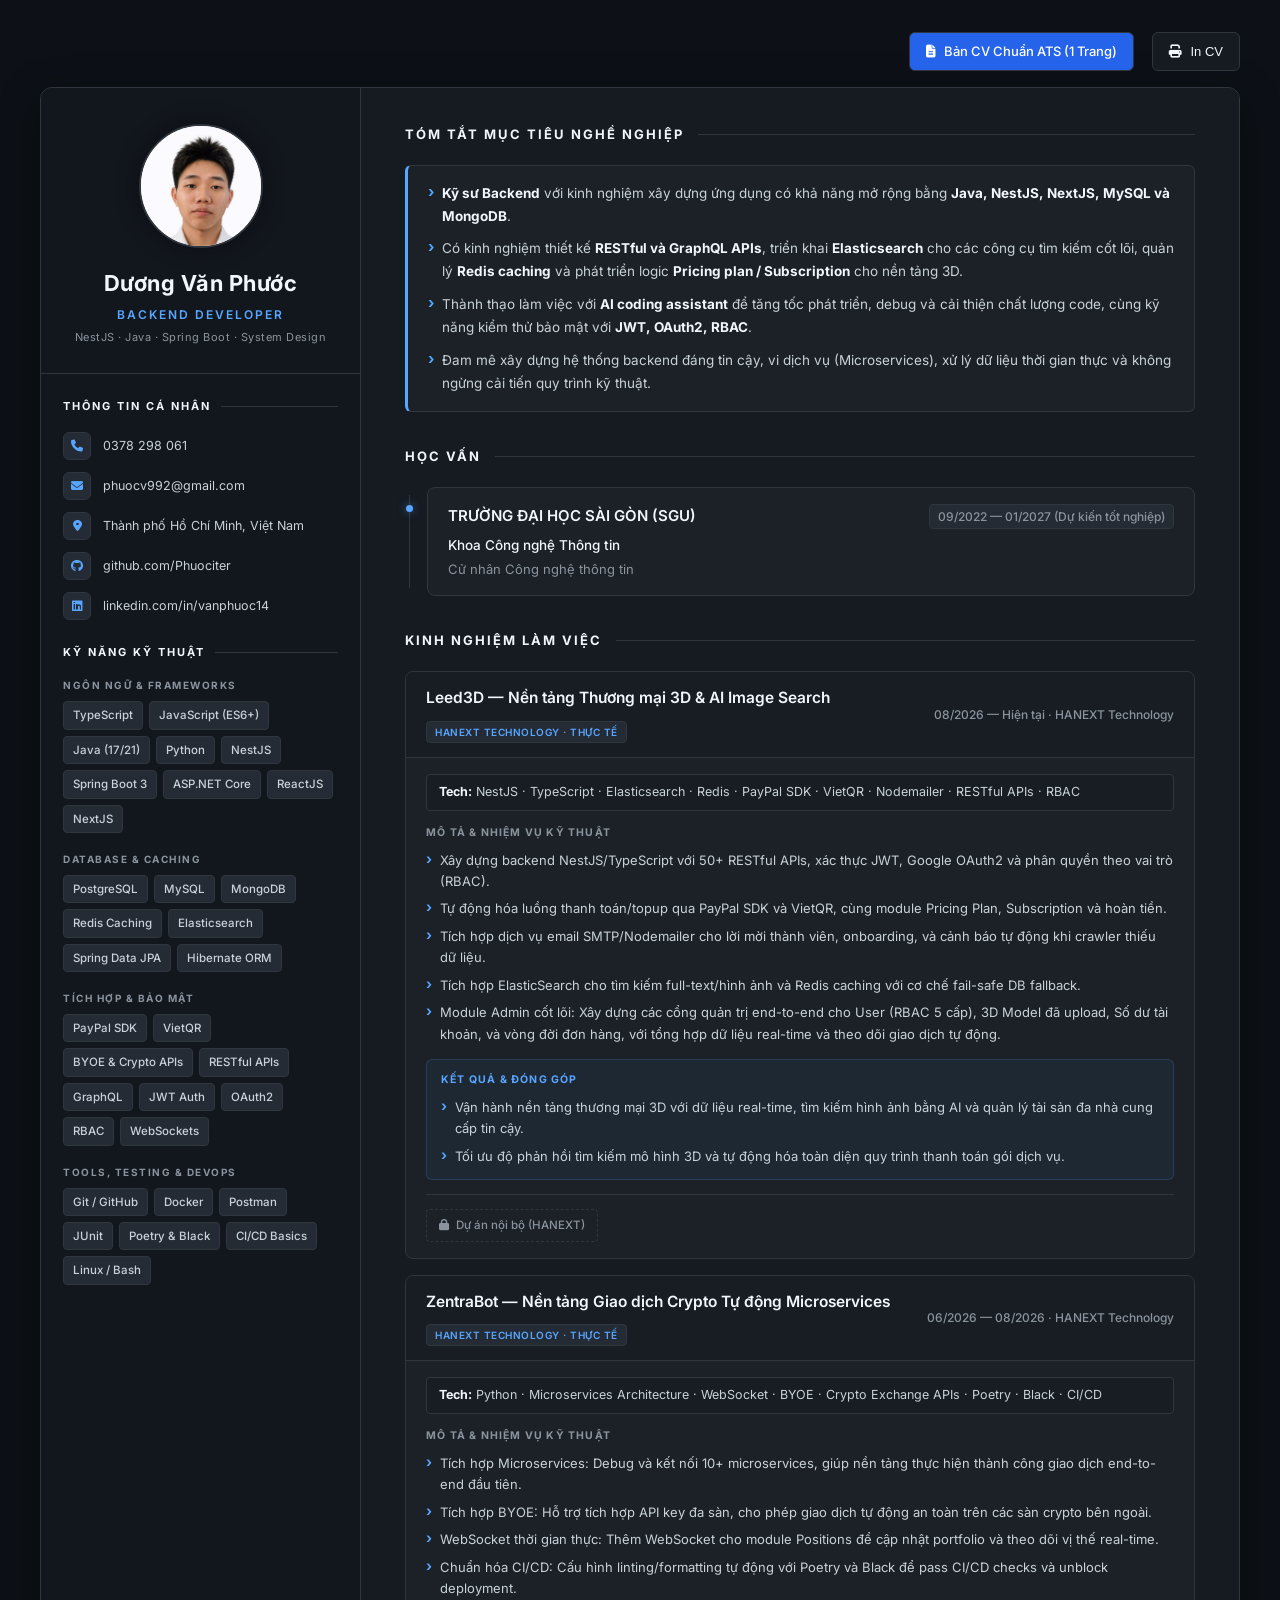
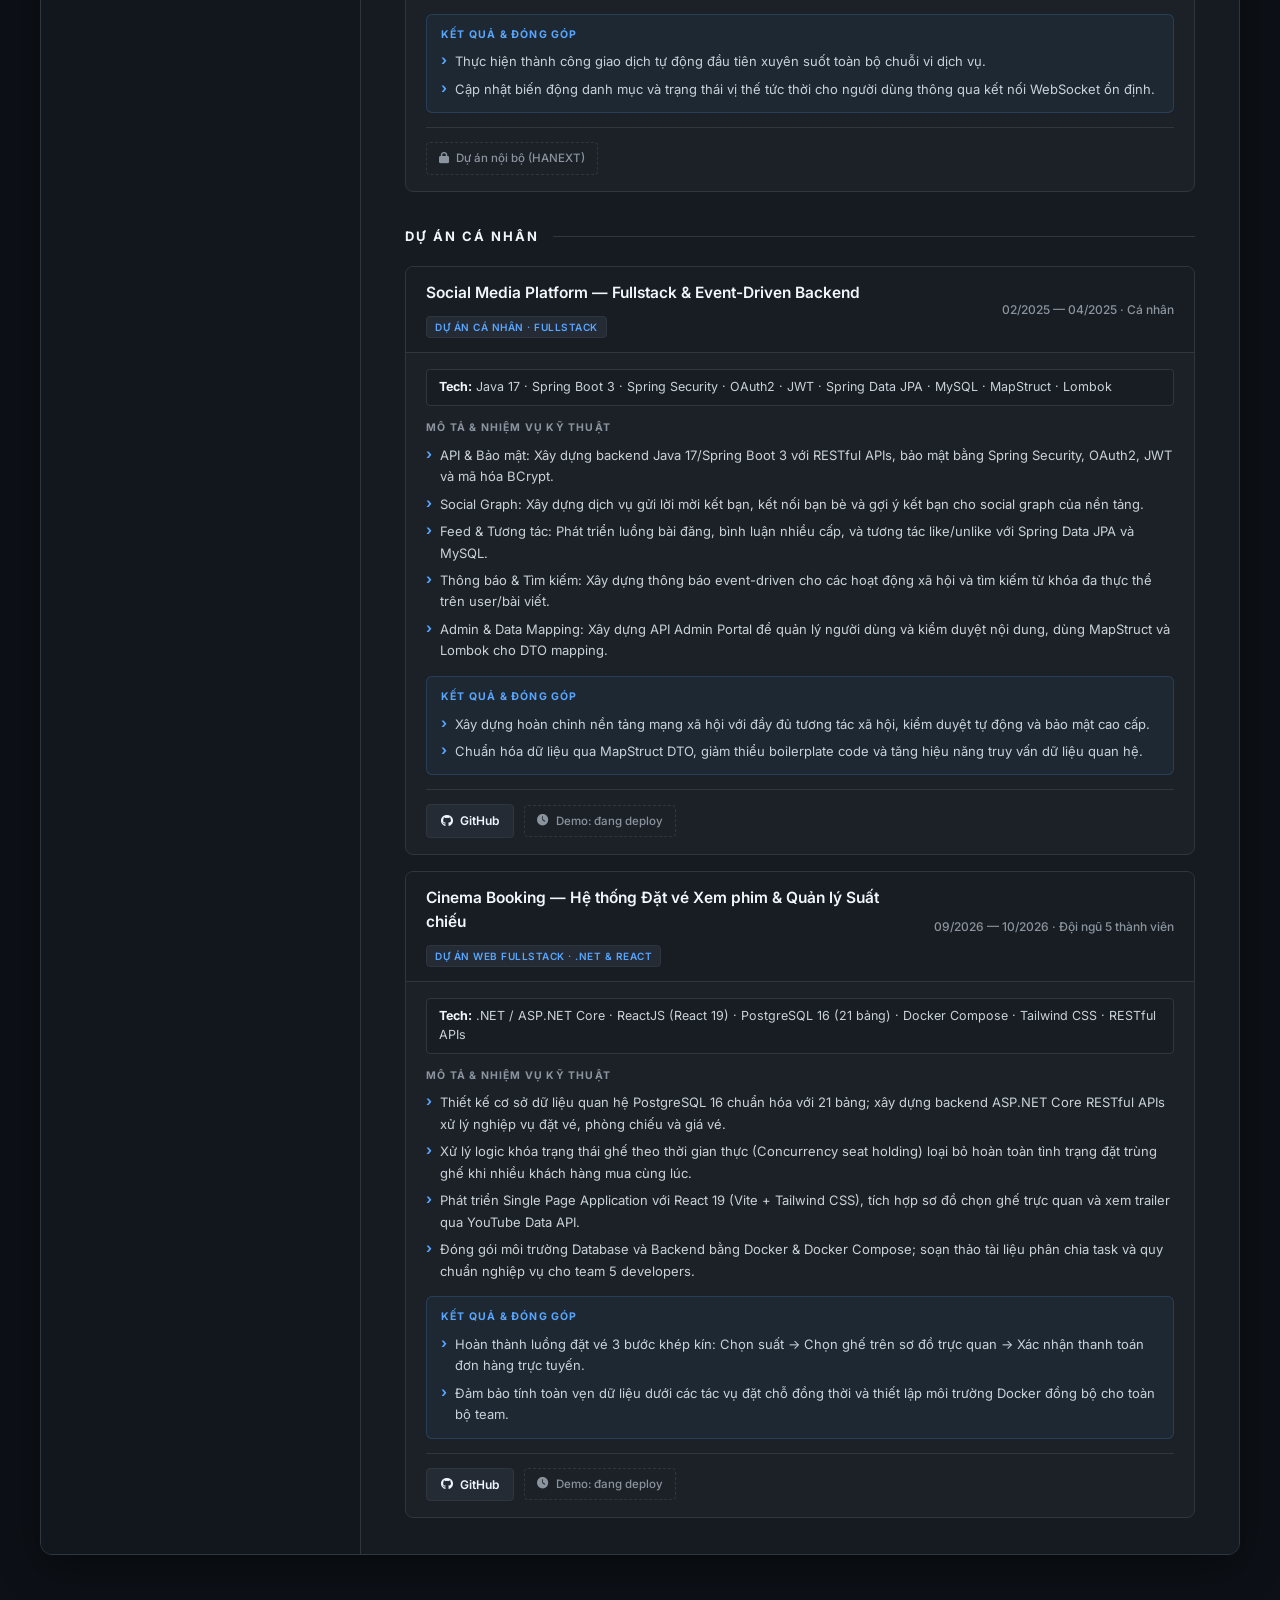
<file: index.html>
<!doctype html>
<html lang="vi">
  <head>
    <meta charset="UTF-8" />
    <meta name="viewport" content="width=device-width, initial-scale=1.0" />
    <title>
      Dương Văn Phước — Backend Developer (NestJS · Java · Spring Boot ·
      Microservices)
    </title>
    <link rel="stylesheet" href="style.css" />
    <link
      rel="stylesheet"
      href="asset/fontawesome-free-6.6.0-web/fontawesome-free-6.6.0-web/css/all.css"
    />
    <link rel="preconnect" href="https://fonts.googleapis.com" />
    <link rel="preconnect" href="https://fonts.gstatic.com" crossorigin />
    <link
      href="https://fonts.googleapis.com/css2?family=Raleway:wght@600;700;800&family=Inter:wght@300;400;500;600;700&display=swap"
      rel="stylesheet"
    />
  </head>

  <body>
    <div class="print-bar">
      <a
        href="cv-ats.html"
        class="print-btn"
        style="
          background: #2563eb;
          color: #fff;
          text-decoration: none;
          margin-right: 8px;
        "
      >
        <i class="fa-solid fa-file-lines"></i> Bản CV Chuẩn ATS (1 Trang)
      </a>
      <button class="print-btn" onclick="window.print()">
        <i class="fa-solid fa-print"></i> In CV
      </button>
    </div>
    <div class="container">
      <!-- Sidebar trái -->
      <aside class="left_container">
        <div class="profile-section">
          <div class="picture_person">
            <img
              src="asset/image/CV_image.png"
              alt="Ảnh đại diện Dương Văn Phước"
              class="pic_person"
            />
          </div>
          <h1 class="name">Dương Văn Phước</h1>
          <h2 class="job-title">
            Backend Developer<br /><span class="job-title-stack"
              >NestJS · Java · Spring Boot · System Design</span
            >
          </h2>
        </div>

        <!-- Thông tin cá nhân -->
        <section class="information_person">
          <div class="section-header">
            <span class="section-title">THÔNG TIN CÁ NHÂN</span>
            <span class="section-line"></span>
          </div>
          <div class="contact-info">
            <div class="contact-item">
              <div class="contact-icon"><i class="fa-solid fa-phone"></i></div>
              <a href="tel:0378298061" class="contact-link">0378 298 061</a>
            </div>
            <div class="contact-item">
              <div class="contact-icon">
                <i class="fa-solid fa-envelope"></i>
              </div>
              <a href="mailto:phuocv992@gmail.com" class="contact-link"
                >phuocv992@gmail.com</a
              >
            </div>
            <div class="contact-item">
              <div class="contact-icon">
                <i class="fa-solid fa-location-dot"></i>
              </div>
              <span class="contact-text">Thành phố Hồ Chí Minh, Việt Nam</span>
            </div>
            <div class="contact-item">
              <div class="contact-icon">
                <i class="fa-brands fa-github"></i>
              </div>
              <a
                href="https://github.com/Phuociter"
                target="_blank"
                class="contact-link"
                >github.com/Phuociter</a
              >
            </div>
            <div class="contact-item">
              <div class="contact-icon">
                <i class="fa-brands fa-linkedin"></i>
              </div>
              <a
                href="https://www.linkedin.com/in/vanphuoc14"
                target="_blank"
                class="contact-link"
                >linkedin.com/in/vanphuoc14</a
              >
            </div>
          </div>
        </section>

        <!-- Kỹ năng -->
        <section class="information_person">
          <div class="section-header">
            <span class="section-title">KỸ NĂNG KỸ THUẬT</span>
            <span class="section-line"></span>
          </div>
          <div class="skills-section">
            <div class="skill-category">
              <h3 class="skill-category-title">NGÔN NGỮ &amp; FRAMEWORKS</h3>
              <div class="tools-grid">
                <span class="tool-tag">TypeScript</span>
                <span class="tool-tag">JavaScript (ES6+)</span>
                <span class="tool-tag">Java (17/21)</span>
                <span class="tool-tag">Python</span>
                <span class="tool-tag">NestJS</span>
                <span class="tool-tag">Spring Boot 3</span>
                <span class="tool-tag">ASP.NET Core</span>
                <span class="tool-tag">ReactJS</span>
                <span class="tool-tag">NextJS</span>
              </div>
            </div>
            <div class="skill-category">
              <h3 class="skill-category-title">DATABASE &amp; CACHING</h3>
              <div class="tools-grid">
                <span class="tool-tag">PostgreSQL</span>
                <span class="tool-tag">MySQL</span>
                <span class="tool-tag">MongoDB</span>
                <span class="tool-tag">Redis Caching</span>
                <span class="tool-tag">Elasticsearch</span>
                <span class="tool-tag">Spring Data JPA</span>
                <span class="tool-tag">Hibernate ORM</span>
              </div>
            </div>
            <div class="skill-category">
              <h3 class="skill-category-title">TÍCH HỢP &amp; BẢO MẬT</h3>
              <div class="tools-grid">
                <span class="tool-tag">PayPal SDK</span>
                <span class="tool-tag">VietQR</span>
                <span class="tool-tag">BYOE &amp; Crypto APIs</span>
                <span class="tool-tag">RESTful APIs</span>
                <span class="tool-tag">GraphQL</span>
                <span class="tool-tag">JWT Auth</span>
                <span class="tool-tag">OAuth2</span>
                <span class="tool-tag">RBAC</span>
                <span class="tool-tag">WebSockets</span>
              </div>
            </div>
            <div class="skill-category">
              <h3 class="skill-category-title">TOOLS, TESTING &amp; DEVOPS</h3>
              <div class="tools-grid">
                <span class="tool-tag">Git / GitHub</span>
                <span class="tool-tag">Docker</span>
                <span class="tool-tag">Postman</span>
                <span class="tool-tag">JUnit</span>
                <span class="tool-tag">Poetry &amp; Black</span>
                <span class="tool-tag">CI/CD Basics</span>
                <span class="tool-tag">Linux / Bash</span>
              </div>
            </div>
          </div>
        </section>
      </aside>

      <!-- Nội dung chính -->
      <main class="right_container">
        <!-- Tóm tắt mục tiêu nghề nghiệp -->
        <section class="information_person_right">
          <div class="section-header-right">
            <span class="section-title-right"
              >TÓM TẮT MỤC TIÊU NGHỀ NGHIỆP</span
            >
            <span class="section-line-right"></span>
          </div>
          <div class="content-box">
            <ul class="summary-list">
              <li>
                <strong>Kỹ sư Backend</strong> với kinh nghiệm xây dựng ứng dụng
                có khả năng mở rộng bằng
                <strong>Java, NestJS, NextJS, MySQL và MongoDB</strong>.
              </li>
              <li>
                Có kinh nghiệm thiết kế
                <strong>RESTful và GraphQL APIs</strong>, triển khai
                <strong>Elasticsearch</strong> cho các công cụ tìm kiếm cốt lõi,
                quản lý <strong>Redis caching</strong> và phát triển logic
                <strong>Pricing plan / Subscription</strong> cho nền tảng 3D.
              </li>
              <li>
                Thành thạo làm việc với <strong>AI coding assistant</strong> để
                tăng tốc phát triển, debug và cải thiện chất lượng code, cùng kỹ
                năng kiểm thử bảo mật với <strong>JWT, OAuth2, RBAC</strong>.
              </li>
              <li>
                Đam mê xây dựng hệ thống backend đáng tin cậy, vi dịch vụ
                (Microservices), xử lý dữ liệu thời gian thực và không ngừng cải
                tiến quy trình kỹ thuật.
              </li>
            </ul>
          </div>
        </section>

        <!-- Học vấn -->
        <section class="information_person_right">
          <div class="section-header-right">
            <span class="section-title-right">HỌC VẤN</span>
            <span class="section-line-right"></span>
          </div>
          <div class="timeline">
            <div class="timeline-item">
              <div class="timeline-marker"></div>
              <div class="timeline-content">
                <div class="timeline-header">
                  <h3 class="timeline-title">TRƯỜNG ĐẠI HỌC SÀI GÒN (SGU)</h3>
                  <span class="timeline-date"
                    >09/2022 — 01/2027 (Dự kiến tốt nghiệp)</span
                  >
                </div>
                <h4 class="timeline-subtitle">Khoa Công nghệ Thông tin</h4>
                <p class="timeline-description">Cử nhân Công nghệ thông tin</p>
              </div>
            </div>
          </div>
        </section>

        <!-- Kinh nghiệm làm việc -->
        <section class="information_person_right">
          <div class="section-header-right">
            <span class="section-title-right">KINH NGHIỆM LÀM VIỆC</span>
            <span class="section-line-right"></span>
          </div>
          <div class="exp_person">
            <div class="projects-container" id="workExperienceContainer">
              <!-- Dự án công ty load từ JavaScript -->
            </div>
          </div>
        </section>

        <!-- Dự án cá nhân -->
        <section class="information_person_right">
          <div class="section-header-right">
            <span class="section-title-right">DỰ ÁN CÁ NHÂN</span>
            <span class="section-line-right"></span>
          </div>
          <div class="exp_person">
            <div class="projects-container" id="personalProjectsContainer">
              <!-- Dự án cá nhân load từ JavaScript -->
            </div>
          </div>
        </section>
      </main>
    </div>

    <script>
      const projects = [
        {
          category: "work",
          fullName: "Leed3D — Nền tảng Thương mại 3D & AI Image Search",
          type: "HANEXT TECHNOLOGY · THỰC TẾ",
          techLine:
            "NestJS · TypeScript · Elasticsearch · Redis · PayPal SDK · VietQR · Nodemailer · RESTful APIs · RBAC",
          period: "08/2026 — Hiện tại · HANEXT Technology",
          bullets: [
            "Xây dựng backend NestJS/TypeScript với 50+ RESTful APIs, xác thực JWT, Google OAuth2 và phân quyền theo vai trò (RBAC).",
            "Tự động hóa luồng thanh toán/topup qua PayPal SDK và VietQR, cùng module Pricing Plan, Subscription và hoàn tiền.",
            "Tích hợp dịch vụ email SMTP/Nodemailer cho lời mời thành viên, onboarding, và cảnh báo tự động khi crawler thiếu dữ liệu.",
            "Tích hợp ElasticSearch cho tìm kiếm full-text/hình ảnh và Redis caching với cơ chế fail-safe DB fallback.",
            "Module Admin cốt lõi: Xây dựng các cổng quản trị end-to-end cho User (RBAC 5 cấp), 3D Model đã upload, Số dư tài khoản, và vòng đời đơn hàng, với tổng hợp dữ liệu real-time và theo dõi giao dịch tự động.",
          ],
          outcomes: [
            "Vận hành nền tảng thương mại 3D với dữ liệu real-time, tìm kiếm hình ảnh bằng AI và quản lý tài sản đa nhà cung cấp tin cậy.",
            "Tối ưu độ phản hồi tìm kiếm mô hình 3D và tự động hóa toàn diện quy trình thanh toán gói dịch vụ.",
          ],
          githubUrl: "",
          demoUrl: "",
        },
        {
          category: "work",
          fullName:
            "ZentraBot — Nền tảng Giao dịch Crypto Tự động Microservices",
          type: "HANEXT TECHNOLOGY · THỰC TẾ",
          techLine:
            "Python · Microservices Architecture · WebSocket · BYOE · Crypto Exchange APIs · Poetry · Black · CI/CD",
          period: "06/2026 — 08/2026 · HANEXT Technology",
          bullets: [
            "Tích hợp Microservices: Debug và kết nối 10+ microservices, giúp nền tảng thực hiện thành công giao dịch end-to-end đầu tiên.",
            "Tích hợp BYOE: Hỗ trợ tích hợp API key đa sàn, cho phép giao dịch tự động an toàn trên các sàn crypto bên ngoài.",
            "WebSocket thời gian thực: Thêm WebSocket cho module Positions để cập nhật portfolio và theo dõi vị thế real-time.",
            "Chuẩn hóa CI/CD: Cấu hình linting/formatting tự động với Poetry và Black để pass CI/CD checks và unblock deployment.",
          ],
          outcomes: [
            "Thực hiện thành công giao dịch tự động đầu tiên xuyên suốt toàn bộ chuỗi vi dịch vụ.",
            "Cập nhật biến động danh mục và trạng thái vị thế tức thời cho người dùng thông qua kết nối WebSocket ổn định.",
          ],
          githubUrl: "",
          demoUrl: "",
        },
        {
          category: "personal",
          fullName: "Social Media Platform — Fullstack & Event-Driven Backend",
          type: "DỰ ÁN CÁ NHÂN · FULLSTACK",
          techLine:
            "Java 17 · Spring Boot 3 · Spring Security · OAuth2 · JWT · Spring Data JPA · MySQL · MapStruct · Lombok",
          period: "02/2025 — 04/2025 · Cá nhân",
          bullets: [
            "API & Bảo mật: Xây dựng backend Java 17/Spring Boot 3 với RESTful APIs, bảo mật bằng Spring Security, OAuth2, JWT và mã hóa BCrypt.",
            "Social Graph: Xây dựng dịch vụ gửi lời mời kết bạn, kết nối bạn bè và gợi ý kết bạn cho social graph của nền tảng.",
            "Feed & Tương tác: Phát triển luồng bài đăng, bình luận nhiều cấp, và tương tác like/unlike với Spring Data JPA và MySQL.",
            "Thông báo & Tìm kiếm: Xây dựng thông báo event-driven cho các hoạt động xã hội và tìm kiếm từ khóa đa thực thể trên user/bài viết.",
            "Admin & Data Mapping: Xây dựng API Admin Portal để quản lý người dùng và kiểm duyệt nội dung, dùng MapStruct và Lombok cho DTO mapping.",
          ],
          outcomes: [
            "Xây dựng hoàn chỉnh nền tảng mạng xã hội với đầy đủ tương tác xã hội, kiểm duyệt tự động và bảo mật cao cấp.",
            "Chuẩn hóa dữ liệu qua MapStruct DTO, giảm thiểu boilerplate code và tăng hiệu năng truy vấn dữ liệu quan hệ.",
          ],
          githubUrl: "https://github.com/Phuociter/Social_Media",
          demoUrl: "",
        },
        {
          category: "personal",
          fullName:
            "Cinema Booking  — Hệ thống Đặt vé Xem phim & Quản lý Suất chiếu",
          type: "DỰ ÁN WEB FULLSTACK · .NET & REACT",
          techLine:
            ".NET / ASP.NET Core · ReactJS (React 19) · PostgreSQL 16 (21 bảng) · Docker Compose · Tailwind CSS · RESTful APIs",
          period: "09/2026 — 10/2026 · Đội ngũ 5 thành viên",
          bullets: [
            "Thiết kế cơ sở dữ liệu quan hệ PostgreSQL 16 chuẩn hóa với 21 bảng; xây dựng backend ASP.NET Core RESTful APIs xử lý nghiệp vụ đặt vé, phòng chiếu và giá vé.",
            "Xử lý logic khóa trạng thái ghế theo thời gian thực (Concurrency seat holding) loại bỏ hoàn toàn tình trạng đặt trùng ghế khi nhiều khách hàng mua cùng lúc.",
            "Phát triển Single Page Application với React 19 (Vite + Tailwind CSS), tích hợp sơ đồ chọn ghế trực quan và xem trailer qua YouTube Data API.",
            "Đóng gói môi trường Database và Backend bằng Docker & Docker Compose; soạn thảo tài liệu phân chia task và quy chuẩn nghiệp vụ cho team 5 developers.",
          ],
          outcomes: [
            "Hoàn thành luồng đặt vé 3 bước khép kín: Chọn suất &rarr; Chọn ghế trên sơ đồ trực quan &rarr; Xác nhận thanh toán đơn hàng trực tuyến.",
            "Đảm bảo tính toàn vẹn dữ liệu dưới các tác vụ đặt chỗ đồng thời và thiết lập môi trường Docker đồng bộ cho toàn bộ team.",
          ],
          githubUrl: "https://github.com/Phuociter/Cinema-Booking",
          demoUrl: "",
        },
      ];

      function renderProjectCard(project) {
        const githubBlock = project.githubUrl
          ? `<a href="${project.githubUrl}" target="_blank" rel="noopener" class="github-link"><i class="fa-brands fa-github"></i> GitHub</a>`
          : "";

        const demoBlock = project.demoUrl
          ? `<a href="${project.demoUrl}" target="_blank" rel="noopener" class="demo-link"><i class="fa-solid fa-up-right-from-square"></i> Demo live</a>`
          : project.githubUrl
            ? `<span class="demo-pending"><i class="fa-solid fa-clock"></i> Demo: đang deploy</span>`
            : `<span class="demo-pending"><i class="fa-solid fa-lock"></i> Dự án nội bộ (HANEXT)</span>`;

        const card = document.createElement("div");
        card.className = "project-card";
        card.innerHTML = `
          <div class="project-header">
            <div class="project-title-row">
              <h4 class="project-name">${project.fullName}</h4>
              <span class="project-type">${project.type}</span>
            </div>
            <div class="project-period">${project.period}</div>
          </div>
          <div class="project-content">
            <p class="project-tech-line"><strong>Tech:</strong> ${project.techLine}</p>
            <div class="project-block">
              <h4 class="project-block-title">Mô tả &amp; Nhiệm vụ Kỹ thuật</h4>
              <ul class="project-block-list">${project.bullets.map((b) => `<li>${b}</li>`).join("")}</ul>
            </div>
            <div class="project-block project-impact">
              <h4 class="project-block-title">Kết quả &amp; Đóng góp</h4>
              <ul class="project-block-list">${project.outcomes.map((o) => `<li>${o}</li>`).join("")}</ul>
            </div>
            <div class="project-links">
              ${githubBlock}
              ${demoBlock}
            </div>
          </div>
        `;
        return card;
      }

      function renderProjects() {
        const workContainer = document.getElementById("workExperienceContainer");
        const personalContainer = document.getElementById("personalProjectsContainer");

        if (workContainer) {
          workContainer.innerHTML = "";
          projects
            .filter((p) => p.category === "work")
            .forEach((p) => workContainer.appendChild(renderProjectCard(p)));
        }

        if (personalContainer) {
          personalContainer.innerHTML = "";
          projects
            .filter((p) => p.category === "personal")
            .forEach((p) => personalContainer.appendChild(renderProjectCard(p)));
        }
      }

      document.addEventListener("DOMContentLoaded", renderProjects);
    </script>
  </body>
</html>
</file>
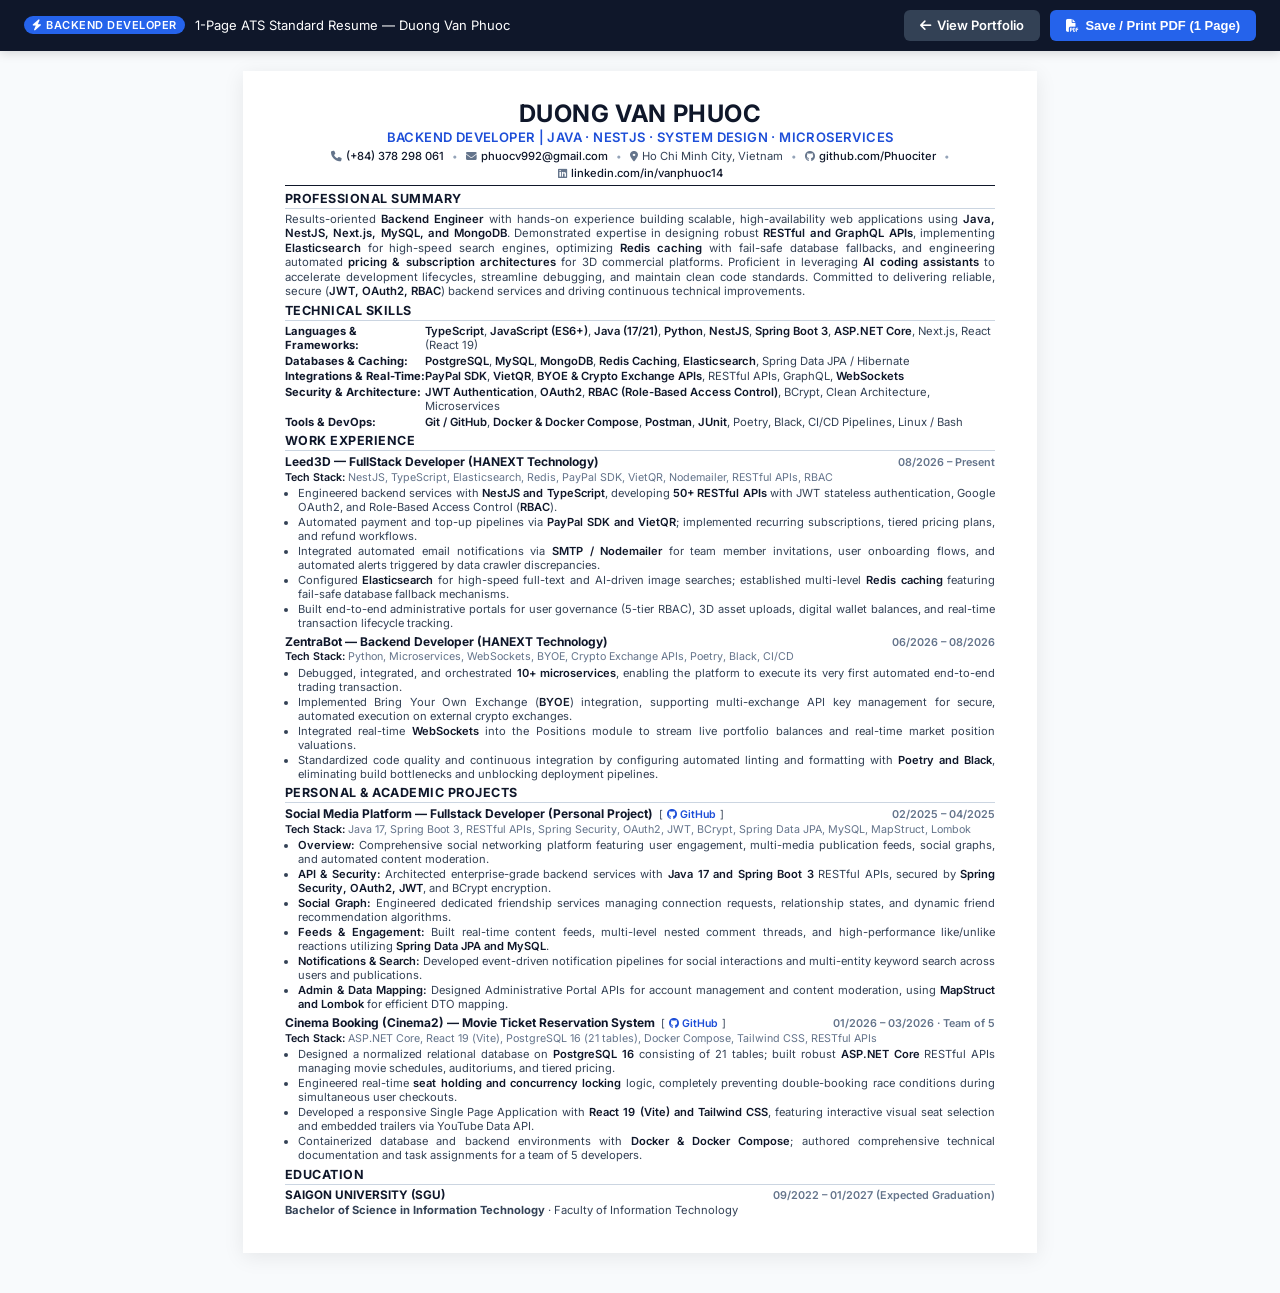
<file: cv-ats.html>
<!DOCTYPE html>
<html lang="en">

<head>
  <meta charset="UTF-8">
  <meta name="viewport" content="width=device-width, initial-scale=1.0">
  <title>Resume_Duong_Van_Phuoc_Backend_Developer</title>
  <link rel="preconnect" href="https://fonts.googleapis.com">
  <link rel="preconnect" href="https://fonts.gstatic.com" crossorigin>
  <link href="https://fonts.googleapis.com/css2?family=Inter:wght@400;500;600;700&display=swap" rel="stylesheet">
  <link rel="stylesheet" href="https://cdnjs.cloudflare.com/ajax/libs/font-awesome/6.5.1/css/all.min.css">
  <style>
    /* ==========================================================================
       RESET & BASE SETUP (ATS FORMAT - BACKEND DEVELOPER)
       ========================================================================== */
    *, *::before, *::after {
      box-sizing: border-box;
      margin: 0;
      padding: 0;
    }

    :root {
      --font-family: 'Inter', -apple-system, BlinkMacSystemFont, 'Segoe UI', Roboto, Helvetica, Arial, sans-serif;
      --text-main: #0f172a;       /* Slate 900 */
      --text-body: #334155;       /* Slate 700 */
      --text-muted: #64748b;      /* Slate 500 */
      --primary: #0f172a;         /* Slate 900 */
      --accent: #1d4ed8;          /* Blue 700 */
      --border-color: #cbd5e1;    /* Slate 300 */
      --border-subtle: #e2e8f0;   /* Slate 200 */
    }

    body {
      font-family: var(--font-family);
      font-size: 8.85pt;
      line-height: 1.28;
      color: var(--text-body);
      background-color: #f8fafc;
      -webkit-font-smoothing: antialiased;
      -moz-osx-font-smoothing: grayscale;
    }

    /* ==========================================================================
       TOP ACTION BAR
       ========================================================================== */
    .action-bar {
      position: sticky;
      top: 0;
      z-index: 100;
      background: #0f172a;
      color: #fff;
      padding: 10px 24px;
      display: flex;
      justify-content: space-between;
      align-items: center;
      box-shadow: 0 2px 10px rgba(0,0,0,0.15);
    }

    .action-bar-info {
      font-size: 13px;
      display: flex;
      align-items: center;
      gap: 10px;
    }

    .badge-fresher {
      background: #2563eb;
      color: #fff;
      font-size: 11px;
      font-weight: 600;
      padding: 2px 8px;
      border-radius: 9999px;
      text-transform: uppercase;
      letter-spacing: 0.5px;
    }

    .action-buttons {
      display: flex;
      gap: 10px;
    }

    .btn {
      display: inline-flex;
      align-items: center;
      gap: 6px;
      background: #2563eb;
      color: #fff;
      border: none;
      padding: 7px 16px;
      border-radius: 6px;
      font-size: 13px;
      font-weight: 600;
      cursor: pointer;
      text-decoration: none;
      transition: background 0.2s ease;
    }

    .btn:hover {
      background: #1d4ed8;
    }

    .btn-secondary {
      background: #334155;
    }

    .btn-secondary:hover {
      background: #475569;
    }

    /* ==========================================================================
       A4 PAGE CONTAINER - CLEAN 1-PAGE ATS FORMAT (210mm x 297mm)
       ========================================================================== */
    .page-wrapper {
      display: flex;
      justify-content: center;
      padding: 20px 0 40px;
    }

    .cv-page {
      background: #ffffff;
      width: 210mm;
      min-height: 297mm;
      padding: 8mm 11mm 8mm 11mm;
      box-shadow: 0 4px 20px rgba(0, 0, 0, 0.08);
      display: flex;
      flex-direction: column;
      justify-content: flex-start;
      box-sizing: border-box;
    }

    /* ==========================================================================
       HEADER: NAME & CONTACT (ATS LINEAR SCAN)
       ========================================================================== */
    header {
      text-align: center;
      margin-bottom: 5px;
      border-bottom: 1.5px solid var(--primary);
      padding-bottom: 4px;
    }

    .candidate-name {
      font-size: 18pt;
      font-weight: 700;
      letter-spacing: 0.6px;
      color: var(--primary);
      text-transform: uppercase;
      line-height: 1.1;
      margin-bottom: 2px;
    }

    .candidate-title {
      font-size: 9.8pt;
      font-weight: 600;
      color: var(--accent);
      margin-bottom: 3px;
      letter-spacing: 0.4px;
    }

    .contact-bar {
      display: flex;
      flex-wrap: wrap;
      justify-content: center;
      align-items: center;
      gap: 3px 8px;
      font-size: 8.4pt;
      color: var(--text-body);
    }

    .contact-item {
      display: inline-flex;
      align-items: center;
      gap: 4px;
      white-space: nowrap;
    }

    .contact-item i {
      color: var(--text-muted);
      font-size: 8pt;
    }

    .contact-item a {
      color: var(--text-main);
      text-decoration: none;
      font-weight: 500;
    }

    .contact-item a:hover {
      color: var(--accent);
      text-decoration: underline;
    }

    .contact-separator {
      color: #94a3b8;
      font-size: 7.5pt;
    }

    /* ==========================================================================
       SECTION STYLES
       ========================================================================== */
    section {
      margin-bottom: 4.5px;
    }

    .section-heading {
      font-size: 9.4pt;
      font-weight: 700;
      color: var(--primary);
      text-transform: uppercase;
      letter-spacing: 0.5px;
      border-bottom: 1px solid var(--border-color);
      padding-bottom: 1px;
      margin-bottom: 3px;
    }

    /* SUMMARY */
    .summary-text {
      font-size: 8.5pt;
      line-height: 1.28;
      color: var(--text-body);
      text-align: justify;
    }

    .summary-text strong {
      color: var(--text-main);
      font-weight: 600;
    }

    /* TECHNICAL SKILLS */
    .skills-table {
      display: flex;
      flex-direction: column;
      gap: 1.5px;
      font-size: 8.45pt;
    }

    .skill-row {
      display: grid;
      grid-template-columns: 140px 1fr;
      align-items: baseline;
      line-height: 1.25;
    }

    .skill-label {
      font-weight: 700;
      color: var(--text-main);
      font-size: 8.4pt;
    }

    .skill-values {
      color: var(--text-body);
    }

    .skill-values strong {
      color: var(--text-main);
      font-weight: 600;
    }

    /* PROJECT EXPERIENCE */
    .project-item {
      margin-bottom: 4px;
    }

    .project-item:last-child {
      margin-bottom: 0;
    }

    .project-header-row {
      display: flex;
      justify-content: space-between;
      align-items: baseline;
    }

    .project-title-group {
      display: flex;
      align-items: baseline;
      gap: 6px;
    }

    .project-name {
      font-size: 9.0pt;
      font-weight: 700;
      color: var(--text-main);
    }

    .project-links {
      font-size: 7.9pt;
      display: inline-flex;
      gap: 4px;
    }

    .project-links a {
      color: var(--accent);
      text-decoration: none;
      font-weight: 600;
    }

    .project-links a:hover {
      text-decoration: underline;
    }

    .item-date {
      font-size: 8.1pt;
      font-weight: 600;
      color: var(--text-muted);
      white-space: nowrap;
    }

    .project-tech {
      font-size: 8.05pt;
      color: var(--text-muted);
      margin-top: 0.5px;
      margin-bottom: 1.5px;
    }

    .project-tech strong {
      color: var(--text-main);
      font-weight: 600;
    }

    .bullet-list {
      list-style-type: disc;
      margin-left: 13px;
      font-size: 8.35pt;
      line-height: 1.26;
      color: var(--text-body);
    }

    .bullet-list li {
      margin-bottom: 1px;
      text-align: justify;
    }

    .bullet-list li:last-child {
      margin-bottom: 0;
    }

    .bullet-list strong {
      color: var(--text-main);
      font-weight: 600;
    }

    /* EDUCATION */
    .edu-item {
      margin-bottom: 1px;
    }

    .edu-header {
      display: flex;
      justify-content: space-between;
      align-items: baseline;
      font-size: 8.8pt;
    }

    .edu-school {
      font-weight: 700;
      color: var(--text-main);
    }

    .edu-major {
      font-size: 8.4pt;
      color: var(--text-body);
      margin-top: 0.5px;
    }

    /* ==========================================================================
       PRINT STYLES (PDF EXPORT 1 PAGE)
       ========================================================================== */
    @media print {
      @page {
        size: A4 portrait;
        margin: 6mm 9mm 6mm 9mm;
      }

      body {
        background: #ffffff !important;
        font-size: 8.7pt;
        color: #000000;
      }

      .action-bar {
        display: none !important;
      }

      .page-wrapper {
        padding: 0 !important;
      }

      .cv-page {
        width: 100% !important;
        min-height: auto !important;
        padding: 0 !important;
        box-shadow: none !important;
        border: none !important;
      }

      a {
        text-decoration: none !important;
        color: inherit !important;
      }

      .candidate-title {
        color: #1e3a8a !important;
      }

      .project-links a {
        color: #1e40af !important;
      }
    }
  </style>
</head>

<body>

  <!-- Top bar preview & actions -->
  <div class="action-bar">
    <div class="action-bar-info">
      <span class="badge-fresher"><i class="fa-solid fa-bolt"></i> Backend Developer</span>
      <span>1-Page ATS Standard Resume — Duong Van Phuoc</span>
    </div>
    <div class="action-buttons">
      <a href="index.html" class="btn btn-secondary"><i class="fa-solid fa-arrow-left"></i> View Portfolio</a>
      <button class="btn" onclick="window.print()"><i class="fa-solid fa-file-pdf"></i> Save / Print PDF (1 Page)</button>
    </div>
  </div>

  <div class="page-wrapper">
    <main class="cv-page">

      <!-- HEADER: IDENTITY & CONTACT CHUẨN ATS -->
      <header>
        <h1 class="candidate-name">DUONG VAN PHUOC</h1>
        <div class="candidate-title">BACKEND DEVELOPER | JAVA · NESTJS · SYSTEM DESIGN · MICROSERVICES</div>
        <div class="contact-bar">
          <div class="contact-item">
            <i class="fa-solid fa-phone"></i>
            <a href="tel:0378298061">(+84) 378 298 061</a>
          </div>
          <span class="contact-separator">•</span>
          <div class="contact-item">
            <i class="fa-solid fa-envelope"></i>
            <a href="mailto:phuocv992@gmail.com">phuocv992@gmail.com</a>
          </div>
          <span class="contact-separator">•</span>
          <div class="contact-item">
            <i class="fa-solid fa-location-dot"></i>
            <span>Ho Chi Minh City, Vietnam</span>
          </div>
          <span class="contact-separator">•</span>
          <div class="contact-item">
            <i class="fa-brands fa-github"></i>
            <a href="https://github.com/Phuociter" target="_blank" rel="noopener">github.com/Phuociter</a>
          </div>
          <span class="contact-separator">•</span>
          <div class="contact-item">
            <i class="fa-brands fa-linkedin"></i>
            <a href="https://www.linkedin.com/in/vanphuoc14" target="_blank" rel="noopener">linkedin.com/in/vanphuoc14</a>
          </div>
        </div>
      </header>

      <!-- PROFESSIONAL SUMMARY -->
      <section>
        <h2 class="section-heading">PROFESSIONAL SUMMARY</h2>
        <p class="summary-text">
          Results-oriented <strong>Backend Engineer</strong> with hands-on experience building scalable, high-availability web applications using <strong>Java, NestJS, Next.js, MySQL, and MongoDB</strong>. Demonstrated expertise in designing robust <strong>RESTful and GraphQL APIs</strong>, implementing <strong>Elasticsearch</strong> for high-speed search engines, optimizing <strong>Redis caching</strong> with fail-safe database fallbacks, and engineering automated <strong>pricing &amp; subscription architectures</strong> for 3D commercial platforms. Proficient in leveraging <strong>AI coding assistants</strong> to accelerate development lifecycles, streamline debugging, and maintain clean code standards. Committed to delivering reliable, secure (<strong>JWT, OAuth2, RBAC</strong>) backend services and driving continuous technical improvements.
        </p>
      </section>

      <!-- TECHNICAL SKILLS -->
      <section>
        <h2 class="section-heading">TECHNICAL SKILLS</h2>
        <div class="skills-table">
          <div class="skill-row">
            <span class="skill-label">Languages &amp; Frameworks:</span>
            <span class="skill-values"><strong>TypeScript</strong>, <strong>JavaScript (ES6+)</strong>, <strong>Java (17/21)</strong>, <strong>Python</strong>, <strong>NestJS</strong>, <strong>Spring Boot 3</strong>, <strong>ASP.NET Core</strong>, Next.js, React (React 19)</span>
          </div>
          <div class="skill-row">
            <span class="skill-label">Databases &amp; Caching:</span>
            <span class="skill-values"><strong>PostgreSQL</strong>, <strong>MySQL</strong>, <strong>MongoDB</strong>, <strong>Redis Caching</strong>, <strong>Elasticsearch</strong>, Spring Data JPA / Hibernate</span>
          </div>
          <div class="skill-row">
            <span class="skill-label">Integrations &amp; Real-Time:</span>
            <span class="skill-values"><strong>PayPal SDK</strong>, <strong>VietQR</strong>, <strong>BYOE &amp; Crypto Exchange APIs</strong>, RESTful APIs, GraphQL, <strong>WebSockets</strong></span>
          </div>
          <div class="skill-row">
            <span class="skill-label">Security &amp; Architecture:</span>
            <span class="skill-values"><strong>JWT Authentication</strong>, <strong>OAuth2</strong>, <strong>RBAC (Role-Based Access Control)</strong>, BCrypt, Clean Architecture, Microservices</span>
          </div>
          <div class="skill-row">
            <span class="skill-label">Tools &amp; DevOps:</span>
            <span class="skill-values"><strong>Git / GitHub</strong>, <strong>Docker &amp; Docker Compose</strong>, <strong>Postman</strong>, <strong>JUnit</strong>, Poetry, Black, CI/CD Pipelines, Linux / Bash</span>
          </div>
        </div>
      </section>

      <!-- WORK EXPERIENCE -->
      <section>
        <h2 class="section-heading">WORK EXPERIENCE</h2>

        <!-- PROJECT 1: LEED3D -->
        <div class="project-item">
          <div class="project-header-row">
            <div class="project-title-group">
              <span class="project-name">Leed3D — FullStack Developer (HANEXT Technology)</span>
            </div>
            <span class="item-date">08/2026 – Present</span>
          </div>
          <div class="project-tech">
            <strong>Tech Stack:</strong> NestJS, TypeScript, Elasticsearch, Redis, PayPal SDK, VietQR, Nodemailer, RESTful APIs, RBAC
          </div>
          <ul class="bullet-list">
            <li>Engineered backend services with <strong>NestJS and TypeScript</strong>, developing <strong>50+ RESTful APIs</strong> with JWT stateless authentication, Google OAuth2, and Role-Based Access Control (<strong>RBAC</strong>).</li>
            <li>Automated payment and top-up pipelines via <strong>PayPal SDK and VietQR</strong>; implemented recurring subscriptions, tiered pricing plans, and refund workflows.</li>
            <li>Integrated automated email notifications via <strong>SMTP / Nodemailer</strong> for team member invitations, user onboarding flows, and automated alerts triggered by data crawler discrepancies.</li>
            <li>Configured <strong>Elasticsearch</strong> for high-speed full-text and AI-driven image searches; established multi-level <strong>Redis caching</strong> featuring fail-safe database fallback mechanisms.</li>
            <li>Built end-to-end administrative portals for user governance (5-tier RBAC), 3D asset uploads, digital wallet balances, and real-time transaction lifecycle tracking.</li>
          </ul>
        </div>

        <!-- PROJECT 2: ZENTRABOT -->
        <div class="project-item">
          <div class="project-header-row">
            <div class="project-title-group">
              <span class="project-name">ZentraBot — Backend Developer (HANEXT Technology)</span>
            </div>
            <span class="item-date">06/2026 – 08/2026</span>
          </div>
          <div class="project-tech">
            <strong>Tech Stack:</strong> Python, Microservices, WebSockets, BYOE, Crypto Exchange APIs, Poetry, Black, CI/CD
          </div>
          <ul class="bullet-list">
            <li>Debugged, integrated, and orchestrated <strong>10+ microservices</strong>, enabling the platform to execute its very first automated end-to-end trading transaction.</li>
            <li>Implemented Bring Your Own Exchange (<strong>BYOE</strong>) integration, supporting multi-exchange API key management for secure, automated execution on external crypto exchanges.</li>
            <li>Integrated real-time <strong>WebSockets</strong> into the Positions module to stream live portfolio balances and real-time market position valuations.</li>
            <li>Standardized code quality and continuous integration by configuring automated linting and formatting with <strong>Poetry and Black</strong>, eliminating build bottlenecks and unblocking deployment pipelines.</li>
          </ul>
        </div>
      </section>

      <!-- PERSONAL PROJECTS -->
      <section>
        <h2 class="section-heading">PERSONAL &amp; ACADEMIC PROJECTS</h2>

        <!-- PROJECT 3: SOCIAL MEDIA -->
        <div class="project-item">
          <div class="project-header-row">
            <div class="project-title-group">
              <span class="project-name">Social Media Platform — Fullstack Developer (Personal Project)</span>
              <span class="project-links">
                [<a href="https://github.com/Phuociter/Social_Media" target="_blank" rel="noopener"><i class="fa-brands fa-github"></i> GitHub</a>]
              </span>
            </div>
            <span class="item-date">02/2025 – 04/2025</span>
          </div>
          <div class="project-tech">
            <strong>Tech Stack:</strong> Java 17, Spring Boot 3, RESTful APIs, Spring Security, OAuth2, JWT, BCrypt, Spring Data JPA, MySQL, MapStruct, Lombok
          </div>
          <ul class="bullet-list">
            <li><strong>Overview:</strong> Comprehensive social networking platform featuring user engagement, multi-media publication feeds, social graphs, and automated content moderation.</li>
            <li><strong>API &amp; Security:</strong> Architected enterprise-grade backend services with <strong>Java 17 and Spring Boot 3</strong> RESTful APIs, secured by <strong>Spring Security, OAuth2, JWT</strong>, and BCrypt encryption.</li>
            <li><strong>Social Graph:</strong> Engineered dedicated friendship services managing connection requests, relationship states, and dynamic friend recommendation algorithms.</li>
            <li><strong>Feeds &amp; Engagement:</strong> Built real-time content feeds, multi-level nested comment threads, and high-performance like/unlike reactions utilizing <strong>Spring Data JPA and MySQL</strong>.</li>
            <li><strong>Notifications &amp; Search:</strong> Developed event-driven notification pipelines for social interactions and multi-entity keyword search across users and publications.</li>
            <li><strong>Admin &amp; Data Mapping:</strong> Designed Administrative Portal APIs for account management and content moderation, using <strong>MapStruct and Lombok</strong> for efficient DTO mapping.</li>
          </ul>
        </div>

        <!-- PROJECT 4: CINEMA BOOKING -->
        <div class="project-item">
          <div class="project-header-row">
            <div class="project-title-group">
              <span class="project-name">Cinema Booking (Cinema2) — Movie Ticket Reservation System</span>
              <span class="project-links">
                [<a href="https://github.com/Phuociter/Cinema-Booking" target="_blank" rel="noopener"><i class="fa-brands fa-github"></i> GitHub</a>]
              </span>
            </div>
            <span class="item-date">01/2026 – 03/2026 · Team of 5</span>
          </div>
          <div class="project-tech">
            <strong>Tech Stack:</strong> ASP.NET Core, React 19 (Vite), PostgreSQL 16 (21 tables), Docker Compose, Tailwind CSS, RESTful APIs
          </div>
          <ul class="bullet-list">
            <li>Designed a normalized relational database on <strong>PostgreSQL 16</strong> consisting of 21 tables; built robust <strong>ASP.NET Core</strong> RESTful APIs managing movie schedules, auditoriums, and tiered pricing.</li>
            <li>Engineered real-time <strong>seat holding and concurrency locking</strong> logic, completely preventing double-booking race conditions during simultaneous user checkouts.</li>
            <li>Developed a responsive Single Page Application with <strong>React 19 (Vite) and Tailwind CSS</strong>, featuring interactive visual seat selection and embedded trailers via YouTube Data API.</li>
            <li>Containerized database and backend environments with <strong>Docker &amp; Docker Compose</strong>; authored comprehensive technical documentation and task assignments for a team of 5 developers.</li>
          </ul>
        </div>

      </section>

      <!-- EDUCATION -->
      <section>
        <h2 class="section-heading">EDUCATION</h2>
        <div class="edu-item">
          <div class="edu-header">
            <span class="edu-school">SAIGON UNIVERSITY (SGU)</span>
            <span class="item-date">09/2022 – 01/2027 (Expected Graduation)</span>
          </div>
          <div class="edu-major">
            <strong>Bachelor of Science in Information Technology</strong> · Faculty of Information Technology
          </div>
        </div>
      </section>

    </main>
  </div>

</body>
</html>
</file>
<file: style.css>
/* ==========================================================================
   PORTFOLIO DƯƠNG VĂN PHƯỚC — DEEP CHARCOAL / GITHUB DARK THEME
   Tông màu: Đen xám than chì sáng hơn, mềm mại, dịu mắt, chuẩn IT
   ========================================================================== */

*,
*::before,
*::after {
  margin: 0;
  padding: 0;
  box-sizing: border-box;
}

:root {
  --bg-page: #0d1117;
  --bg-container: #161b22;
  --bg-sidebar: #12161d;
  --bg-card: #1c2128;
  --bg-card-header: #181d24;
  --bg-surface: #242b35;
  --border-subtle: #30363d;
  --border-hover: #484f58;
  
  --text-primary: #f0f6fc;
  --text-secondary: #c9d1d9;
  --text-muted: #8b949e;
  --text-highlight: #ffffff;

  --accent-blue: #58a6ff;
  --accent-cyan: #39c5cf;

  --font-main: "Inter", -apple-system, BlinkMacSystemFont, "Segoe UI", Roboto, sans-serif;
}

html {
  font-size: 16px;
  background-color: var(--bg-page);
}

body {
  font-family: var(--font-main);
  background-color: var(--bg-page);
  color: var(--text-secondary);
  line-height: 1.6;
  -webkit-font-smoothing: antialiased;
  -moz-osx-font-smoothing: grayscale;
  padding: 32px 16px 48px;
  min-height: 100vh;
}

/* ============================================
   Print Bar
   ============================================ */
.print-bar {
  max-width: 1200px;
  margin: 0 auto 16px;
  display: flex;
  justify-content: flex-end;
  gap: 10px;
}

.print-btn {
  display: inline-flex;
  align-items: center;
  gap: 8px;
  background: var(--bg-container);
  color: var(--text-primary);
  border: 1px solid var(--border-subtle);
  padding: 8px 16px;
  border-radius: 6px;
  font-size: 13px;
  font-weight: 500;
  cursor: pointer;
  text-decoration: none;
  transition: all 0.2s ease;
}

.print-btn:hover {
  background: var(--bg-surface);
  border-color: var(--border-hover);
  color: var(--text-highlight);
}

/* ============================================
   Container Layout
   ============================================ */
.container {
  max-width: 1200px;
  margin: 0 auto;
  background: var(--bg-container);
  border: 1px solid var(--border-subtle);
  border-radius: 12px;
  display: flex;
  overflow: hidden;
  box-shadow: 0 12px 40px rgba(0, 0, 0, 0.45);
}

/* ============================================
   LEFT SIDEBAR
   ============================================ */
.left_container {
  width: 320px;
  flex-shrink: 0;
  background: var(--bg-sidebar);
  border-right: 1px solid var(--border-subtle);
  display: flex;
  flex-direction: column;
  padding-bottom: 36px;
}

/* ---- Profile Header ---- */
.profile-section {
  text-align: center;
  padding: 36px 24px 28px;
  border-bottom: 1px solid var(--border-subtle);
}

.picture_person {
  width: 124px;
  height: 124px;
  margin: 0 auto 18px;
  border-radius: 50%;
  overflow: hidden;
  border: 2px solid var(--border-subtle);
  background: #ffffff;
  box-shadow: 0 0 24px rgba(0, 0, 0, 0.3);
}

.pic_person {
  width: 100%;
  height: 100%;
  object-fit: cover;
  object-position: center top;
  display: block;
}

.name {
  color: var(--text-primary);
  font-size: 22px;
  font-weight: 700;
  letter-spacing: 0.5px;
  margin-bottom: 6px;
}

.job-title {
  color: var(--accent-blue);
  font-size: 12px;
  font-weight: 600;
  text-transform: uppercase;
  letter-spacing: 2px;
  line-height: 1.4;
}

.job-title-stack {
  font-size: 11px;
  font-weight: 400;
  letter-spacing: 0.5px;
  color: var(--text-muted);
  display: block;
  margin-top: 6px;
  text-transform: none;
}

/* ---- Sidebar Sections ---- */
.information_person {
  padding: 24px 22px 0;
}

.section-header {
  display: flex;
  align-items: center;
  gap: 10px;
  margin-bottom: 16px;
}

.section-title {
  color: var(--text-primary);
  font-size: 11px;
  font-weight: 700;
  text-transform: uppercase;
  letter-spacing: 2px;
  white-space: nowrap;
}

.section-line {
  flex: 1;
  height: 1px;
  background: var(--border-subtle);
}

/* ---- Contact List ---- */
.contact-info {
  display: flex;
  flex-direction: column;
  gap: 12px;
}

.contact-item {
  display: flex;
  align-items: center;
  gap: 12px;
}

.contact-icon {
  width: 28px;
  height: 28px;
  display: flex;
  align-items: center;
  justify-content: center;
  background: var(--bg-surface);
  border: 1px solid var(--border-subtle);
  border-radius: 6px;
  color: var(--accent-blue);
  font-size: 12px;
  flex-shrink: 0;
}

.contact-link,
.contact-text {
  color: var(--text-secondary);
  text-decoration: none;
  font-size: 12.5px;
  transition: color 0.2s ease;
  word-break: break-all;
}

.contact-link:hover {
  color: var(--accent-blue);
}

/* ---- Skills Grid ---- */
.skills-section {
  display: flex;
  flex-direction: column;
  gap: 18px;
}

.skill-category-title {
  color: var(--text-muted);
  font-size: 10px;
  font-weight: 700;
  letter-spacing: 1.5px;
  text-transform: uppercase;
  margin-bottom: 8px;
}

.tools-grid {
  display: flex;
  flex-wrap: wrap;
  gap: 6px;
}

.tool-tag {
  background: var(--bg-surface);
  border: 1px solid var(--border-subtle);
  color: var(--text-secondary);
  padding: 4px 9px;
  border-radius: 4px;
  font-size: 11.5px;
  font-weight: 500;
  transition: all 0.2s ease;
}

.tool-tag:hover {
  border-color: var(--accent-blue);
  color: var(--text-primary);
}

/* ============================================
   RIGHT MAIN CONTENT
   ============================================ */
.right_container {
  flex: 1;
  background: var(--bg-container);
  padding: 36px 44px;
  min-width: 0;
}

.information_person_right {
  margin-bottom: 34px;
}

.information_person_right:last-child {
  margin-bottom: 0;
}

/* ---- Section Headers (Right) ---- */
.section-header-right {
  display: flex;
  align-items: center;
  gap: 14px;
  margin-bottom: 20px;
}

.section-title-right {
  color: var(--text-primary);
  font-size: 13px;
  font-weight: 700;
  text-transform: uppercase;
  letter-spacing: 2px;
  white-space: nowrap;
}

.section-line-right {
  flex: 1;
  height: 1px;
  background: var(--border-subtle);
}

/* ---- Objective Summary List ---- */
.summary-list {
  list-style: none;
  padding: 16px 20px;
  margin: 0;
  background: var(--bg-card);
  border: 1px solid var(--border-subtle);
  border-left: 3px solid var(--accent-blue);
  border-radius: 6px;
  display: flex;
  flex-direction: column;
  gap: 10px;
}

.summary-list li {
  color: var(--text-secondary);
  font-size: 13.5px;
  line-height: 1.7;
  padding-left: 14px;
  position: relative;
}

.summary-list li strong {
  color: var(--text-primary);
}

.summary-list li::before {
  content: "›";
  position: absolute;
  left: 0;
  color: var(--accent-blue);
  font-weight: bold;
  font-size: 15px;
  line-height: 1.3;
}

/* ---- Timeline (Education) ---- */
.timeline {
  position: relative;
  padding-left: 22px;
}

.timeline::before {
  content: "";
  position: absolute;
  left: 4px;
  top: 8px;
  bottom: 8px;
  width: 1px;
  background: var(--border-subtle);
}

.timeline-item {
  position: relative;
  margin-bottom: 18px;
}

.timeline-item:last-child {
  margin-bottom: 0;
}

.timeline-marker {
  position: absolute;
  left: -21px;
  top: 18px;
  width: 7px;
  height: 7px;
  background: var(--accent-blue);
  border-radius: 50%;
  box-shadow: 0 0 8px rgba(88, 166, 255, 0.5);
}

.timeline-content {
  background: var(--bg-card);
  border: 1px solid var(--border-subtle);
  padding: 16px 20px;
  border-radius: 8px;
  transition: border-color 0.2s ease;
}

.timeline-content:hover {
  border-color: var(--border-hover);
}

.timeline-header {
  display: flex;
  justify-content: space-between;
  align-items: center;
  gap: 12px;
  flex-wrap: wrap;
}

.timeline-title {
  color: var(--text-primary);
  font-size: 15px;
  font-weight: 600;
  margin: 0;
}

.timeline-date {
  color: var(--text-muted);
  font-size: 12px;
  font-weight: 500;
  border: 1px solid var(--border-subtle);
  padding: 2px 8px;
  border-radius: 4px;
  background: var(--bg-surface);
}

.timeline-subtitle {
  color: var(--text-primary);
  font-size: 13.5px;
  font-weight: 500;
  margin: 6px 0 2px;
}

.timeline-description {
  color: var(--text-muted);
  font-size: 13px;
}

/* ============================================
   Projects Layout
   ============================================ */
.projects-container {
  display: flex;
  flex-direction: column;
  gap: 16px;
}

.project-card {
  border: 1px solid var(--border-subtle);
  border-radius: 8px;
  overflow: hidden;
  background: var(--bg-card);
  transition: all 0.2s ease;
}

.project-card:hover {
  border-color: var(--border-hover);
  box-shadow: 0 4px 20px rgba(0, 0, 0, 0.25);
}

.project-header {
  background: var(--bg-card-header);
  border-bottom: 1px solid var(--border-subtle);
  padding: 14px 20px;
  display: flex;
  justify-content: space-between;
  align-items: center;
  gap: 12px;
  flex-wrap: wrap;
}

.project-title-row {
  display: flex;
  align-items: center;
  gap: 10px;
  flex-wrap: wrap;
  flex: 1;
}

.project-name {
  color: var(--text-primary);
  font-size: 15.5px;
  font-weight: 600;
  margin: 0;
}

.project-type {
  background: var(--bg-surface);
  color: var(--accent-blue);
  border: 1px solid var(--border-subtle);
  padding: 2px 8px;
  border-radius: 4px;
  font-size: 10px;
  font-weight: 600;
  text-transform: uppercase;
  letter-spacing: 0.5px;
}

.project-period {
  color: var(--text-muted);
  font-size: 12px;
  font-weight: 500;
  white-space: nowrap;
}

.project-content {
  padding: 16px 20px;
}

.project-tech-line {
  font-size: 12.5px;
  color: var(--text-secondary);
  margin: 0 0 14px;
  padding: 8px 12px;
  background: var(--bg-card-header);
  border-radius: 4px;
  border: 1px solid var(--border-subtle);
  line-height: 1.5;
}

.project-tech-line strong {
  color: var(--text-primary);
}

.project-block {
  margin-bottom: 14px;
}

.project-block-title {
  color: var(--text-muted);
  font-size: 10.5px;
  font-weight: 700;
  text-transform: uppercase;
  letter-spacing: 1.2px;
  margin: 0 0 8px;
}

.project-block-list {
  list-style: none;
  padding: 0;
  margin: 0;
  display: flex;
  flex-direction: column;
  gap: 6px;
}

.project-block-list li {
  color: var(--text-secondary);
  font-size: 13px;
  line-height: 1.65;
  padding-left: 14px;
  position: relative;
}

.project-block-list li strong {
  color: var(--text-primary);
}

.project-block-list li::before {
  content: "›";
  position: absolute;
  left: 0;
  color: var(--accent-blue);
  font-weight: bold;
  font-size: 14px;
  line-height: 1.35;
}

.project-impact {
  background: rgba(88, 166, 255, 0.05);
  border: 1px solid rgba(88, 166, 255, 0.18);
  border-radius: 6px;
  padding: 12px 14px;
}

.project-impact .project-block-title {
  color: var(--accent-blue);
}

.project-links {
  padding-top: 14px;
  border-top: 1px solid var(--border-subtle);
  display: flex;
  flex-wrap: wrap;
  gap: 10px;
  align-items: center;
}

.github-link {
  display: inline-flex;
  align-items: center;
  gap: 7px;
  color: var(--text-primary);
  text-decoration: none;
  font-size: 12px;
  font-weight: 600;
  padding: 6px 14px;
  border: 1px solid var(--border-subtle);
  border-radius: 4px;
  background: var(--bg-surface);
  transition: all 0.2s ease;
}

.github-link:hover {
  background: #2d3542;
  border-color: var(--border-hover);
}

.demo-link {
  display: inline-flex;
  align-items: center;
  gap: 7px;
  color: #0d1117;
  background: var(--text-primary);
  border: 1px solid var(--text-primary);
  text-decoration: none;
  font-size: 12px;
  font-weight: 600;
  padding: 6px 14px;
  border-radius: 4px;
  transition: opacity 0.2s ease;
}

.demo-link:hover {
  opacity: 0.9;
}

.demo-pending {
  display: inline-flex;
  align-items: center;
  gap: 7px;
  color: var(--text-muted);
  background: transparent;
  border: 1px dashed var(--border-subtle);
  font-size: 11.5px;
  font-weight: 500;
  padding: 6px 12px;
  border-radius: 4px;
}

/* ============================================
   Responsive
   ============================================ */
@media screen and (max-width: 900px) {
  body {
    padding: 16px 8px;
  }
  .container {
    flex-direction: column;
  }
  .left_container {
    width: 100%;
    border-right: none;
    border-bottom: 1px solid var(--border-subtle);
  }
  .right_container {
    padding: 28px 20px;
  }
}

/* ============================================
   Print Styles
   ============================================ */
@media print {
  body {
    background: #ffffff;
    color: #000000;
    padding: 0;
  }
  .print-bar {
    display: none;
  }
  .container {
    border: none;
    box-shadow: none;
    background: #ffffff;
  }
  .left_container {
    background: #ffffff;
    color: #000000;
    border-right: 1px solid #cccccc;
  }
  .right_container {
    background: #ffffff;
    color: #000000;
  }
  .name, .timeline-title, .project-name {
    color: #000000;
  }
  .project-card, .timeline-content, .summary-list {
    background: #ffffff;
    border: 1px solid #e2e8f0;
  }
  .summary-list li, .project-block-list li {
    color: #334155;
  }
}
</file>
